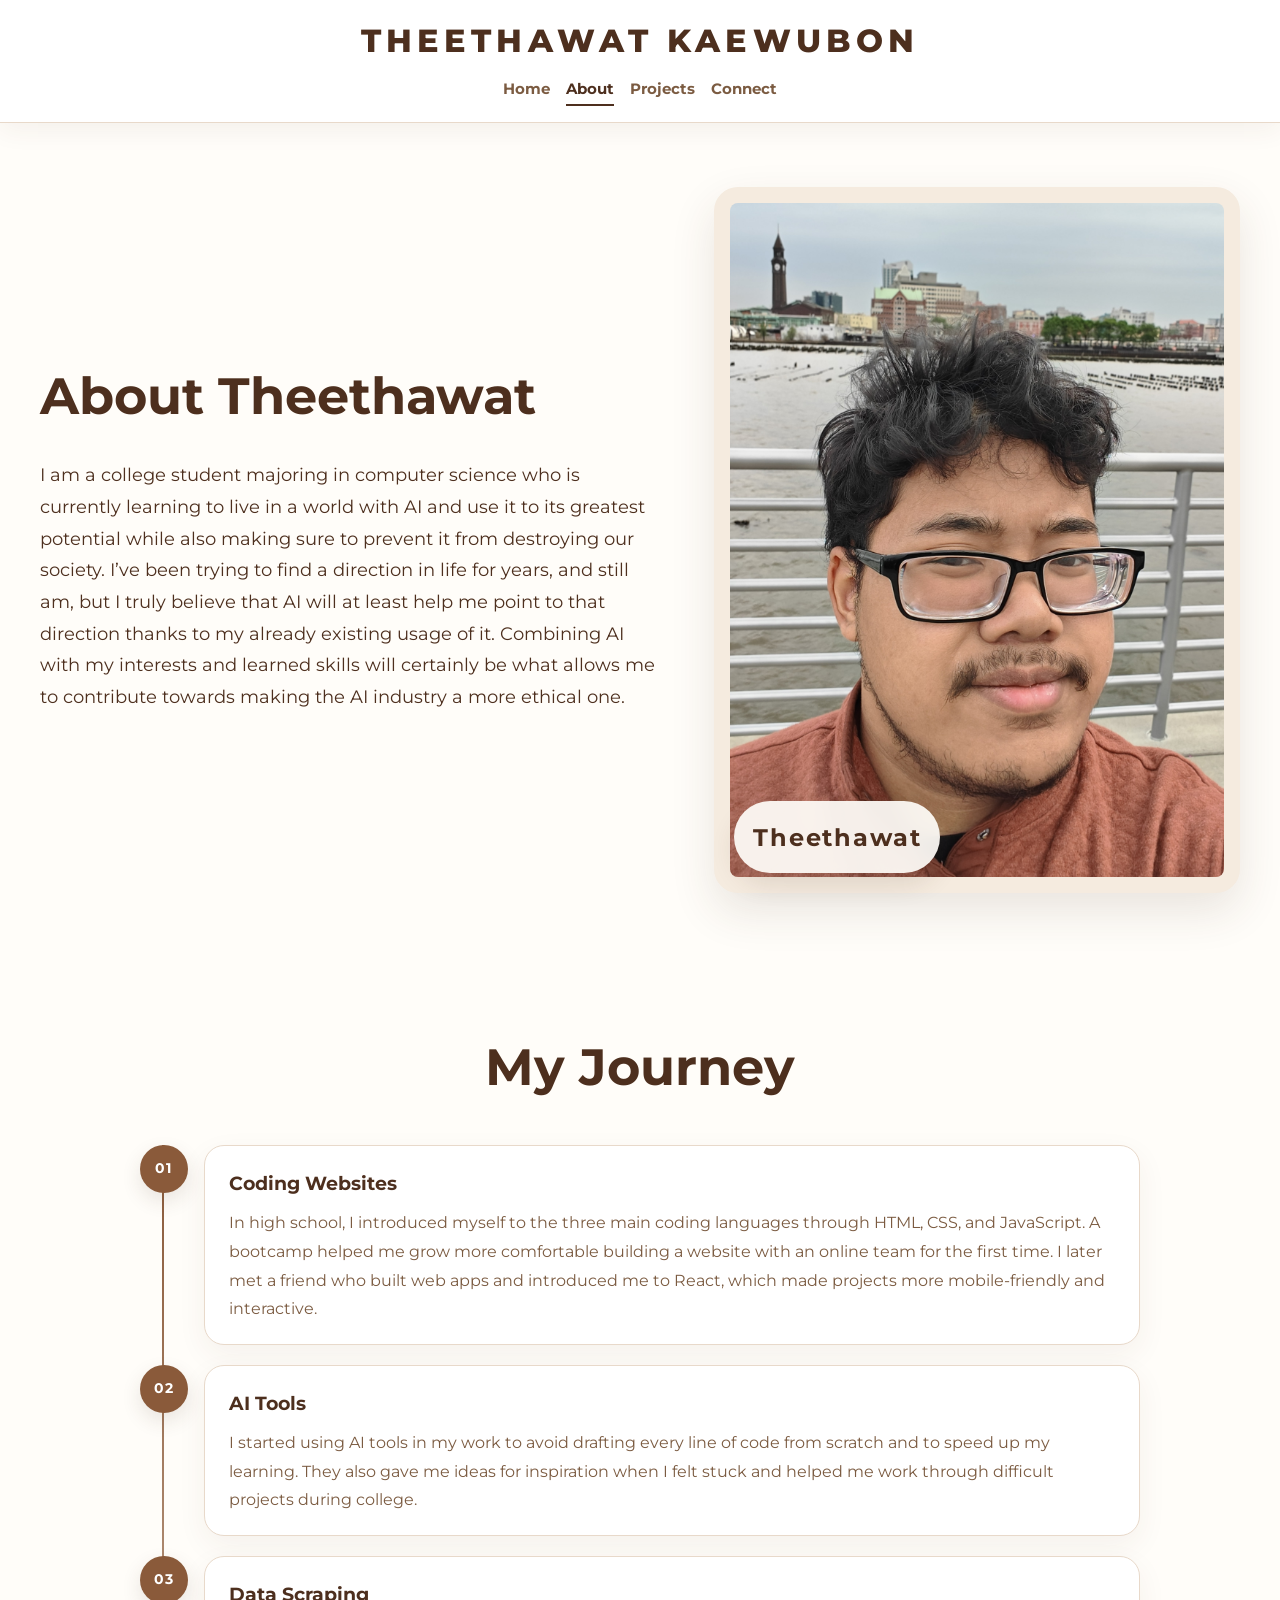
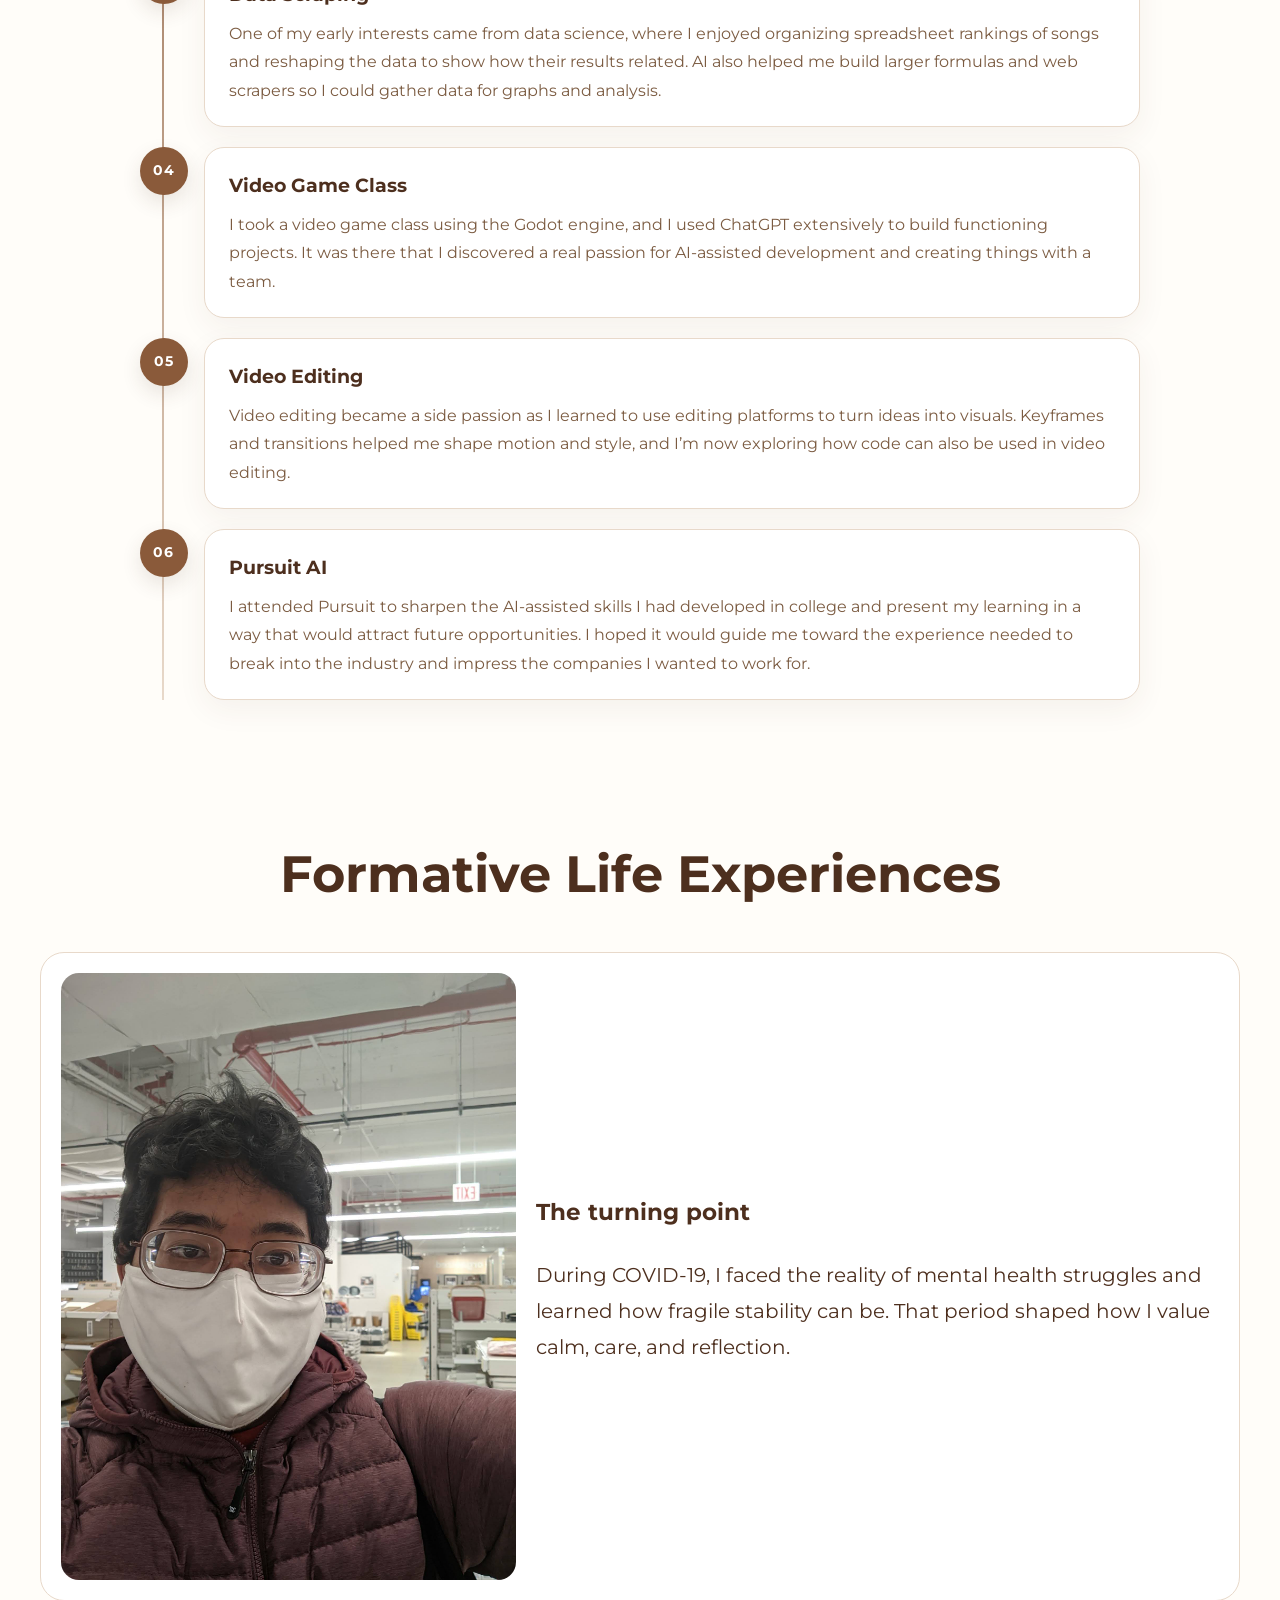
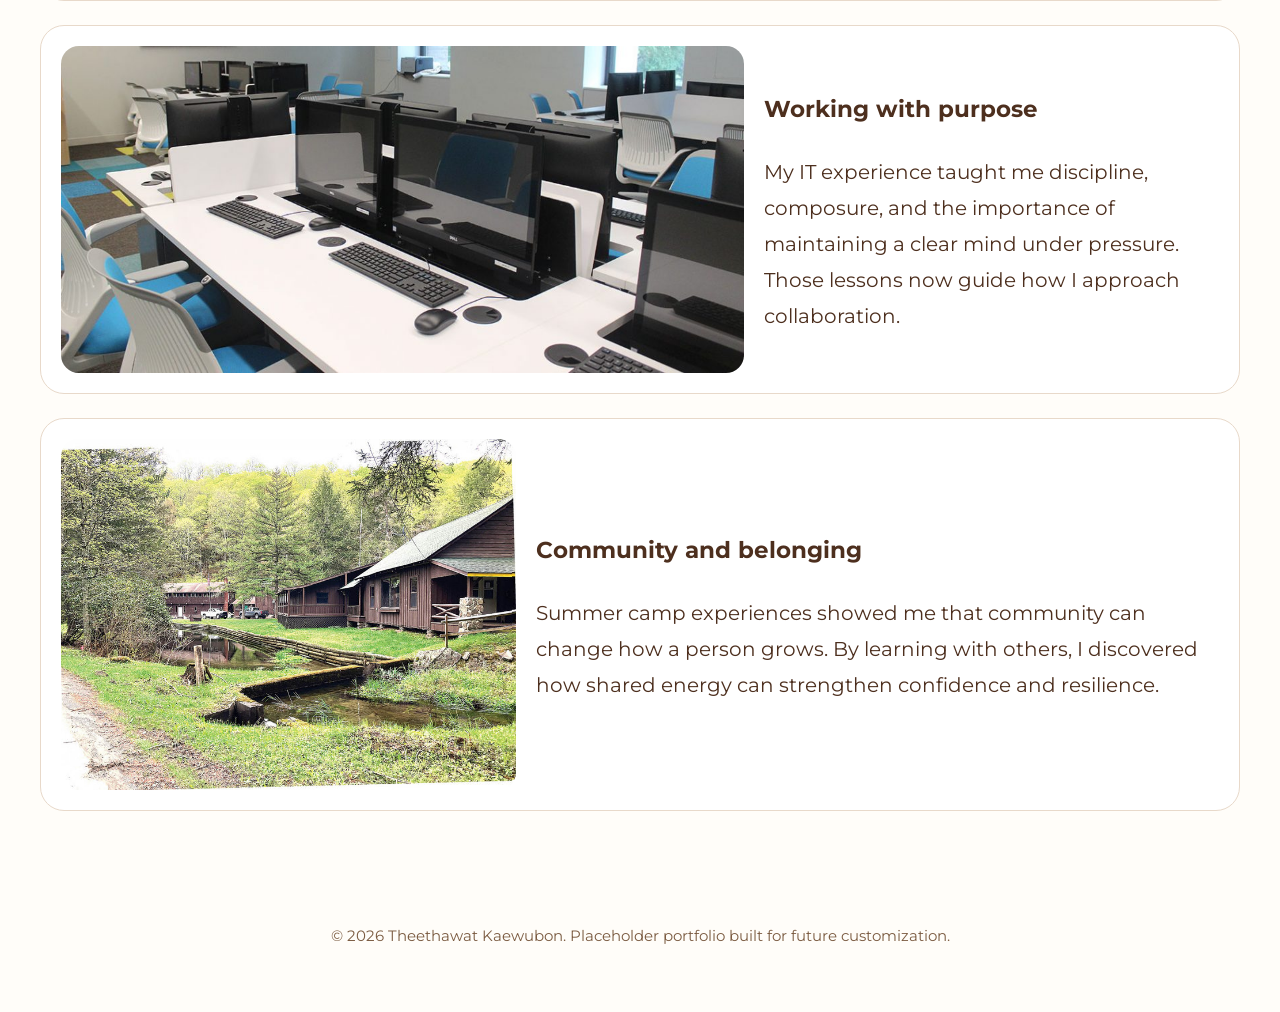
<file: portfolio/about.html>
<!DOCTYPE html>
<html lang="en">
  <head>
    <meta charset="UTF-8" />
    <meta name="viewport" content="width=device-width, initial-scale=1.0" />
    <title>About | Theethawat Kaewubon</title>
    <link rel="preconnect" href="https://fonts.googleapis.com" />
    <link rel="preconnect" href="https://fonts.gstatic.com" crossorigin />
    <link
      href="https://fonts.googleapis.com/css2?family=Montserrat:wght@400;500;600;700;800&display=swap"
      rel="stylesheet"
    />
    <link rel="stylesheet" href="css/style.css" />
  </head>
  <body>
    <header class="site-nav">
      <div class="nav-shell">
        <a href="index.html" class="site-title">THEETHAWAT KAEWUBON</a>
        <div class="nav-group">
          <a href="index.html" class="nav-link">Home</a>
          <a href="about.html" class="nav-link active">About</a>
          <a href="projects.html" class="nav-link">Projects</a>
          <a href="connect.html" class="nav-link">Connect</a>
        </div>
      </div>
    </header>

    <main>
      <section class="about-hero section">
        <div class="about-intro">
          <div class="about-copy">
            <h1>About Theethawat</h1>
            <p>I am a college student majoring in computer science who is currently learning to live in a world with AI and use it to its greatest potential while also making sure to prevent it from destroying our society. I’ve been trying to find a direction in life for years, and still am, but I truly believe that AI will at least help me point to that direction thanks to my already existing usage of it. Combining AI with my interests and learned skills will certainly be what allows me to contribute towards making the AI industry a more ethical one.</p>
          </div>
          <div class="about-visual">
            <img src="assets/images/About Me Picture.jpg" alt="About page picture of Theethawat" />
            <div class="about-name-badge">
              <h2>Theethawat</h2>
            </div>
          </div>
        </div>
      </section>

      <section class="timeline section">
        <div class="section-heading">
          <h2>My Journey</h2>
        </div>
        <div class="timeline-shell">
          <div class="timeline-line"></div>

          <article class="timeline-item">
            <div class="timeline-marker">01</div>
            <div class="timeline-card">
              <h3>Coding Websites</h3>
              <p>In high school, I introduced myself to the three main coding languages through HTML, CSS, and JavaScript. A bootcamp helped me grow more comfortable building a website with an online team for the first time. I later met a friend who built web apps and introduced me to React, which made projects more mobile-friendly and interactive.</p>
            </div>
          </article>

          <article class="timeline-item">
            <div class="timeline-marker">02</div>
            <div class="timeline-card">
              <h3>AI Tools</h3>
              <p>I started using AI tools in my work to avoid drafting every line of code from scratch and to speed up my learning. They also gave me ideas for inspiration when I felt stuck and helped me work through difficult projects during college.</p>
            </div>
          </article>

          <article class="timeline-item">
            <div class="timeline-marker">03</div>
            <div class="timeline-card">
              <h3>Data Scraping</h3>
              <p>One of my early interests came from data science, where I enjoyed organizing spreadsheet rankings of songs and reshaping the data to show how their results related. AI also helped me build larger formulas and web scrapers so I could gather data for graphs and analysis.</p>
            </div>
          </article>

          <article class="timeline-item">
            <div class="timeline-marker">04</div>
            <div class="timeline-card">
              <h3>Video Game Class</h3>
              <p>I took a video game class using the Godot engine, and I used ChatGPT extensively to build functioning projects. It was there that I discovered a real passion for AI-assisted development and creating things with a team.</p>
            </div>
          </article>

          <article class="timeline-item">
            <div class="timeline-marker">05</div>
            <div class="timeline-card">
              <h3>Video Editing</h3>
              <p>Video editing became a side passion as I learned to use editing platforms to turn ideas into visuals. Keyframes and transitions helped me shape motion and style, and I’m now exploring how code can also be used in video editing.</p>
            </div>
          </article>

          <article class="timeline-item">
            <div class="timeline-marker">06</div>
            <div class="timeline-card">
              <h3>Pursuit AI</h3>
              <p>I attended Pursuit to sharpen the AI-assisted skills I had developed in college and present my learning in a way that would attract future opportunities. I hoped it would guide me toward the experience needed to break into the industry and impress the companies I wanted to work for.</p>
            </div>
          </article>
        </div>
      </section>

      <section class="story section">
        <div class="section-heading">
          <h2>Formative Life Experiences</h2>
        </div>
        <div class="about-story-grid">
          <article class="about-card">
            <img src="assets/images/COVID.jpg" alt="Placeholder storytelling image" />
            <div>
              <h3>The turning point</h3>
              <p>During COVID-19, I faced the reality of mental health struggles and learned how fragile stability can be. That period shaped how I value calm, care, and reflection.</p>
            </div>
          </article>
          <article class="about-card reverse">
            <img src="assets/images/IT Picture.jpg" alt="Placeholder storytelling image" />
            <div>
              <h3>Working with purpose</h3>
              <p>My IT experience taught me discipline, composure, and the importance of maintaining a clear mind under pressure. Those lessons now guide how I approach collaboration.</p>
            </div>
          </article>
          <article class="about-card">
            <img src="assets/images/Summer Camp.jpg" alt="Placeholder storytelling image" />
            <div>
              <h3>Community and belonging</h3>
              <p>Summer camp experiences showed me that community can change how a person grows. By learning with others, I discovered how shared energy can strengthen confidence and resilience.</p>
            </div>
          </article>
        </div>
      </section>
    </main>

    <footer class="site-footer">
      <p>© 2026 Theethawat Kaewubon. Placeholder portfolio built for future customization.</p>
    </footer>
  </body>
</html>
</file>
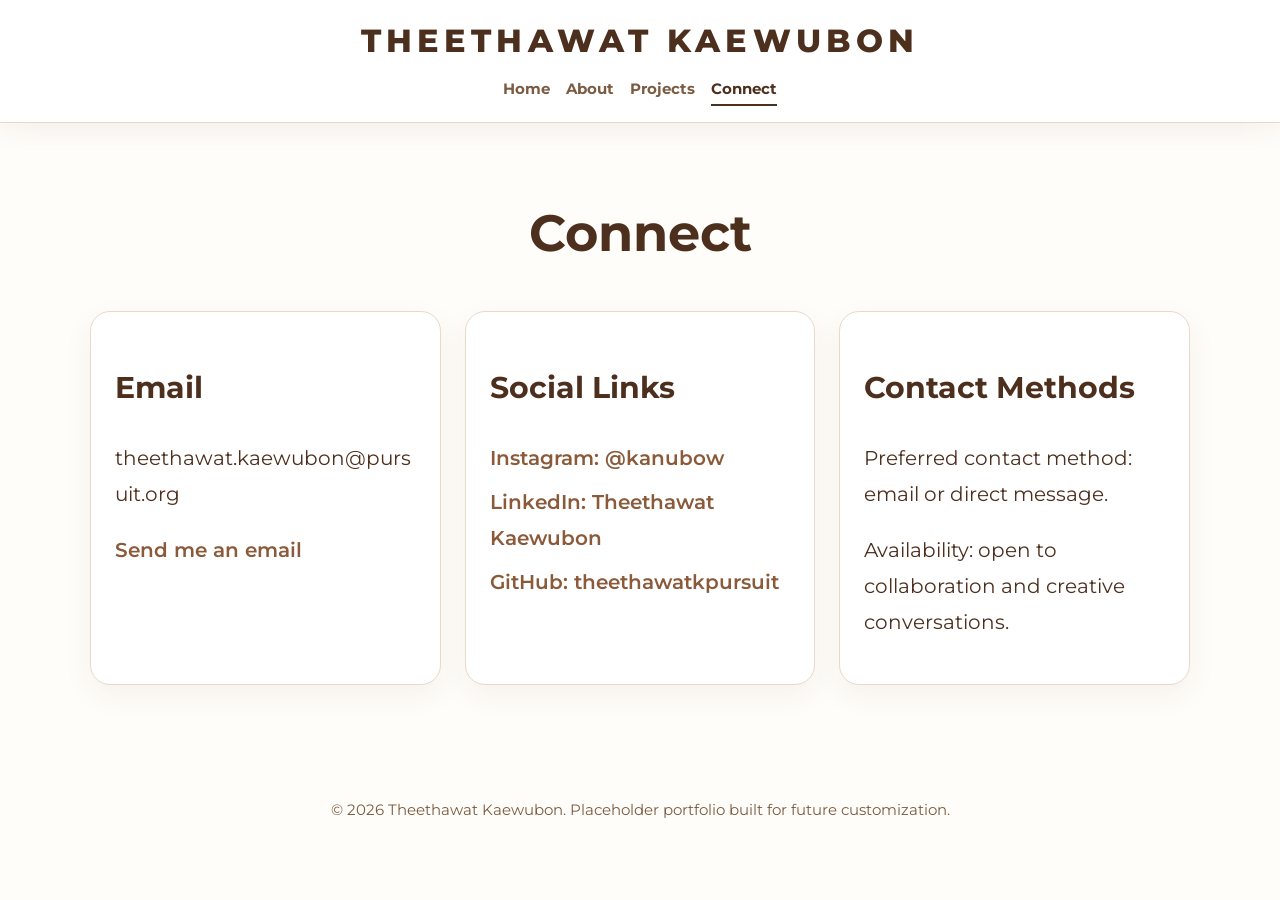
<file: portfolio/connect.html>
<!DOCTYPE html>
<html lang="en">
  <head>
    <meta charset="UTF-8" />
    <meta name="viewport" content="width=device-width, initial-scale=1.0" />
    <title>Connect | Theethawat Kaewubon</title>
    <link rel="preconnect" href="https://fonts.googleapis.com" />
    <link rel="preconnect" href="https://fonts.gstatic.com" crossorigin />
    <link
      href="https://fonts.googleapis.com/css2?family=Montserrat:wght@400;500;600;700;800&display=swap"
      rel="stylesheet"
    />
    <link rel="stylesheet" href="css/style.css" />
  </head>
  <body>
    <header class="site-nav">
      <div class="nav-shell">
        <a href="index.html" class="site-title">THEETHAWAT KAEWUBON</a>
        <div class="nav-group">
          <a href="index.html" class="nav-link">Home</a>
          <a href="about.html" class="nav-link">About</a>
          <a href="projects.html" class="nav-link">Projects</a>
          <a href="connect.html" class="nav-link active">Connect</a>
        </div>
      </div>
    </header>

    <main class="connect-page section">
      <div class="section-heading">
        <h1>Connect</h1>
      </div>
      <div class="connect-grid">
        <article class="connect-card">
          <h2>Email</h2>
          <p>theethawat.kaewubon@pursuit.org</p>
          <a href="mailto:theethawat.kaewubon@pursuit.org">Send me an email</a>
        </article>
        <article class="connect-card">
          <h2>Social Links</h2>
          <ul>
            <li><a href="https://www.instagram.com/kanubow/" target="_blank" rel="noopener noreferrer">Instagram: @kanubow</a></li>
            <li><a href="https://www.linkedin.com/in/theethawat-kaewubon-229440302/" target="_blank" rel="noopener noreferrer">LinkedIn: Theethawat Kaewubon</a></li>
            <li><a href="https://github.com/theethawatkpursuit" target="_blank" rel="noopener noreferrer">GitHub: theethawatkpursuit</a></li>
          </ul>
        </article>
        <article class="connect-card">
          <h2>Contact Methods</h2>
          <p>Preferred contact method: email or direct message.</p>
          <p>Availability: open to collaboration and creative conversations.</p>
        </article>
      </div>
    </main>

    <footer class="site-footer">
      <p>© 2026 Theethawat Kaewubon. Placeholder portfolio built for future customization.</p>
    </footer>
  </body>
</html>
</file>
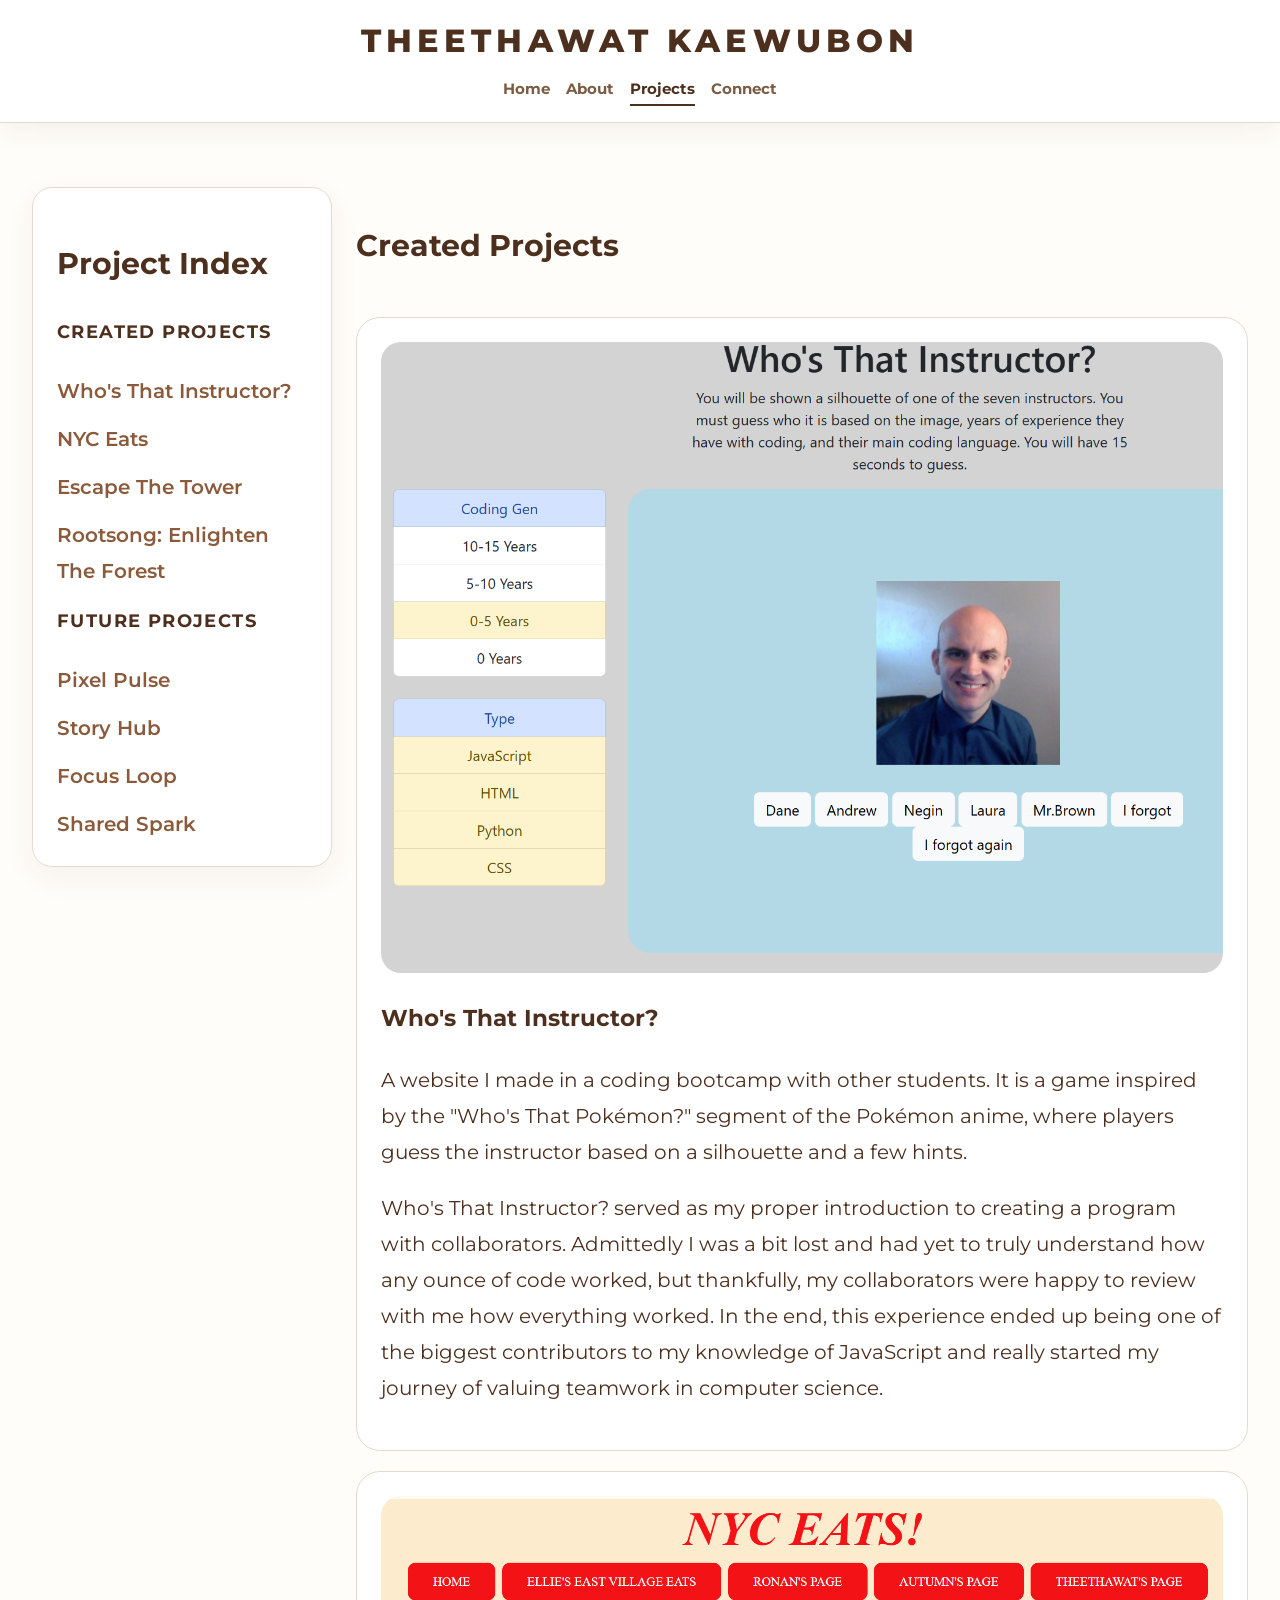
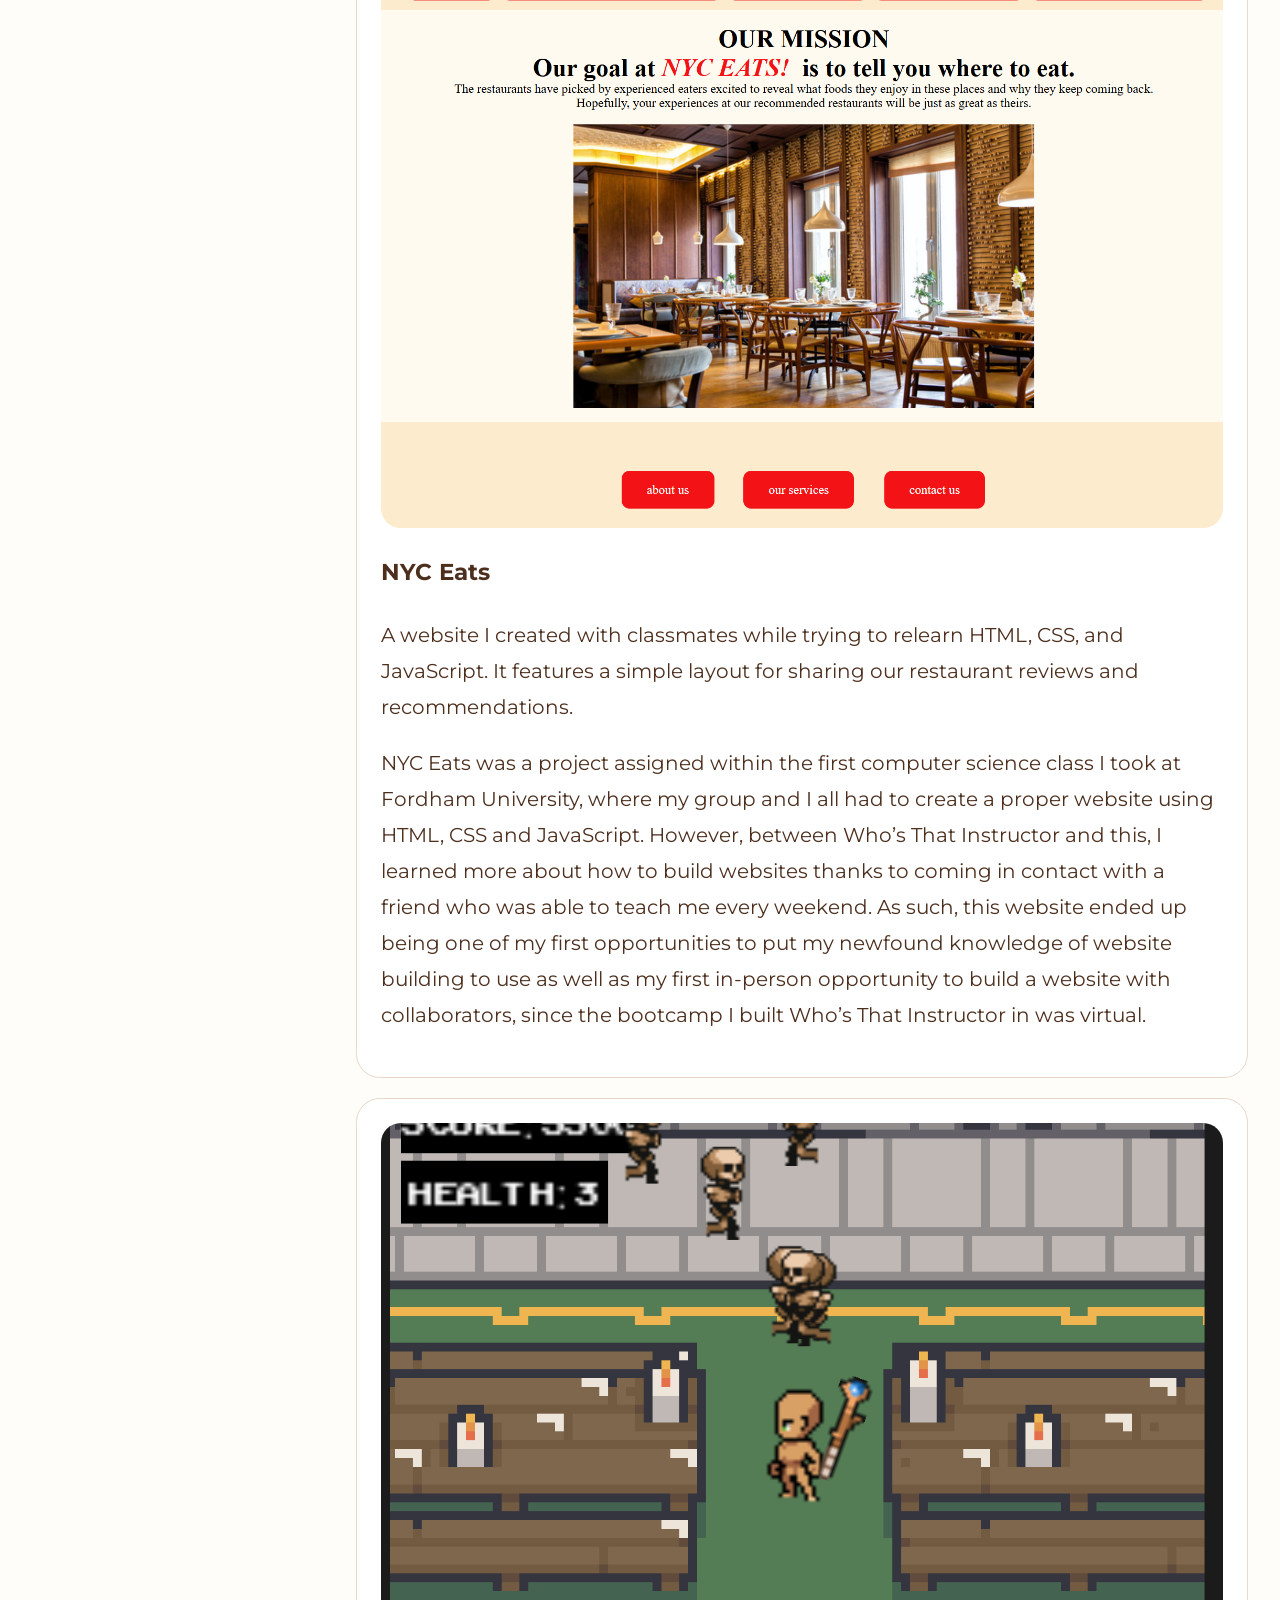
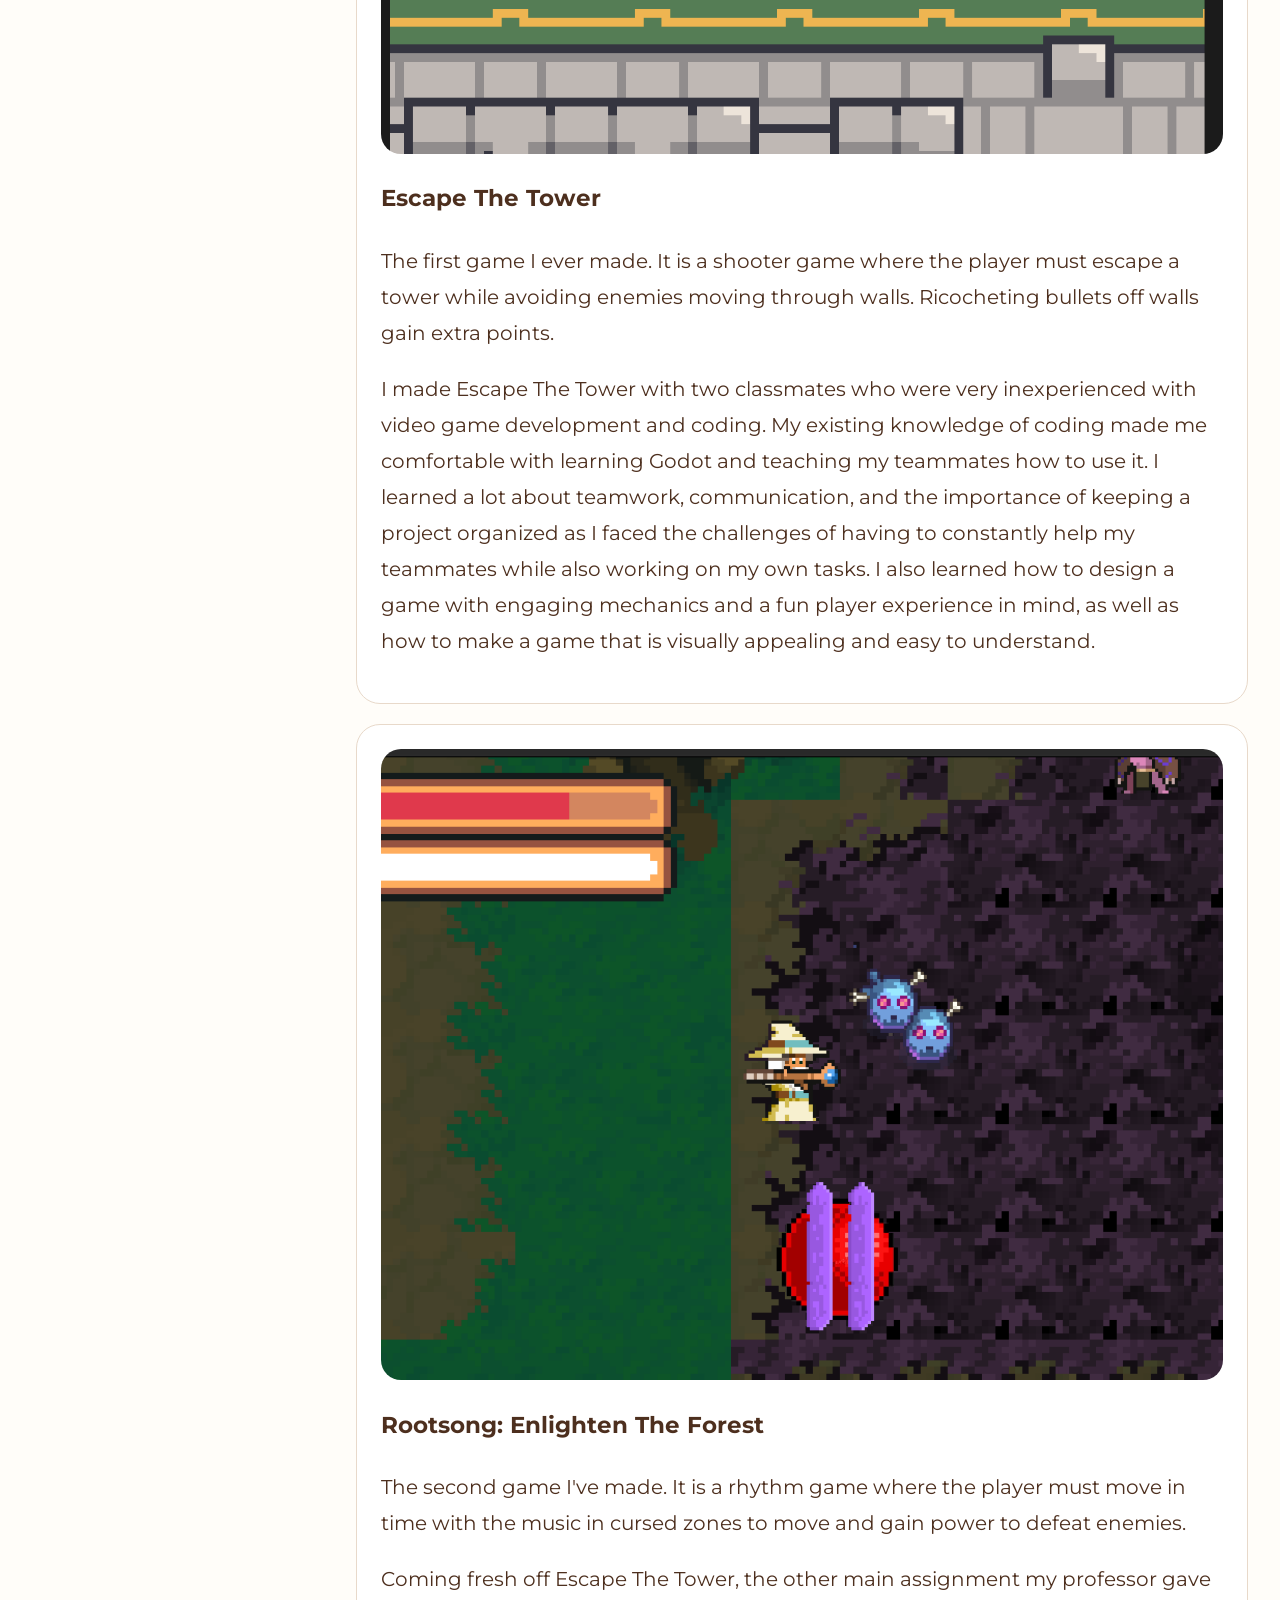
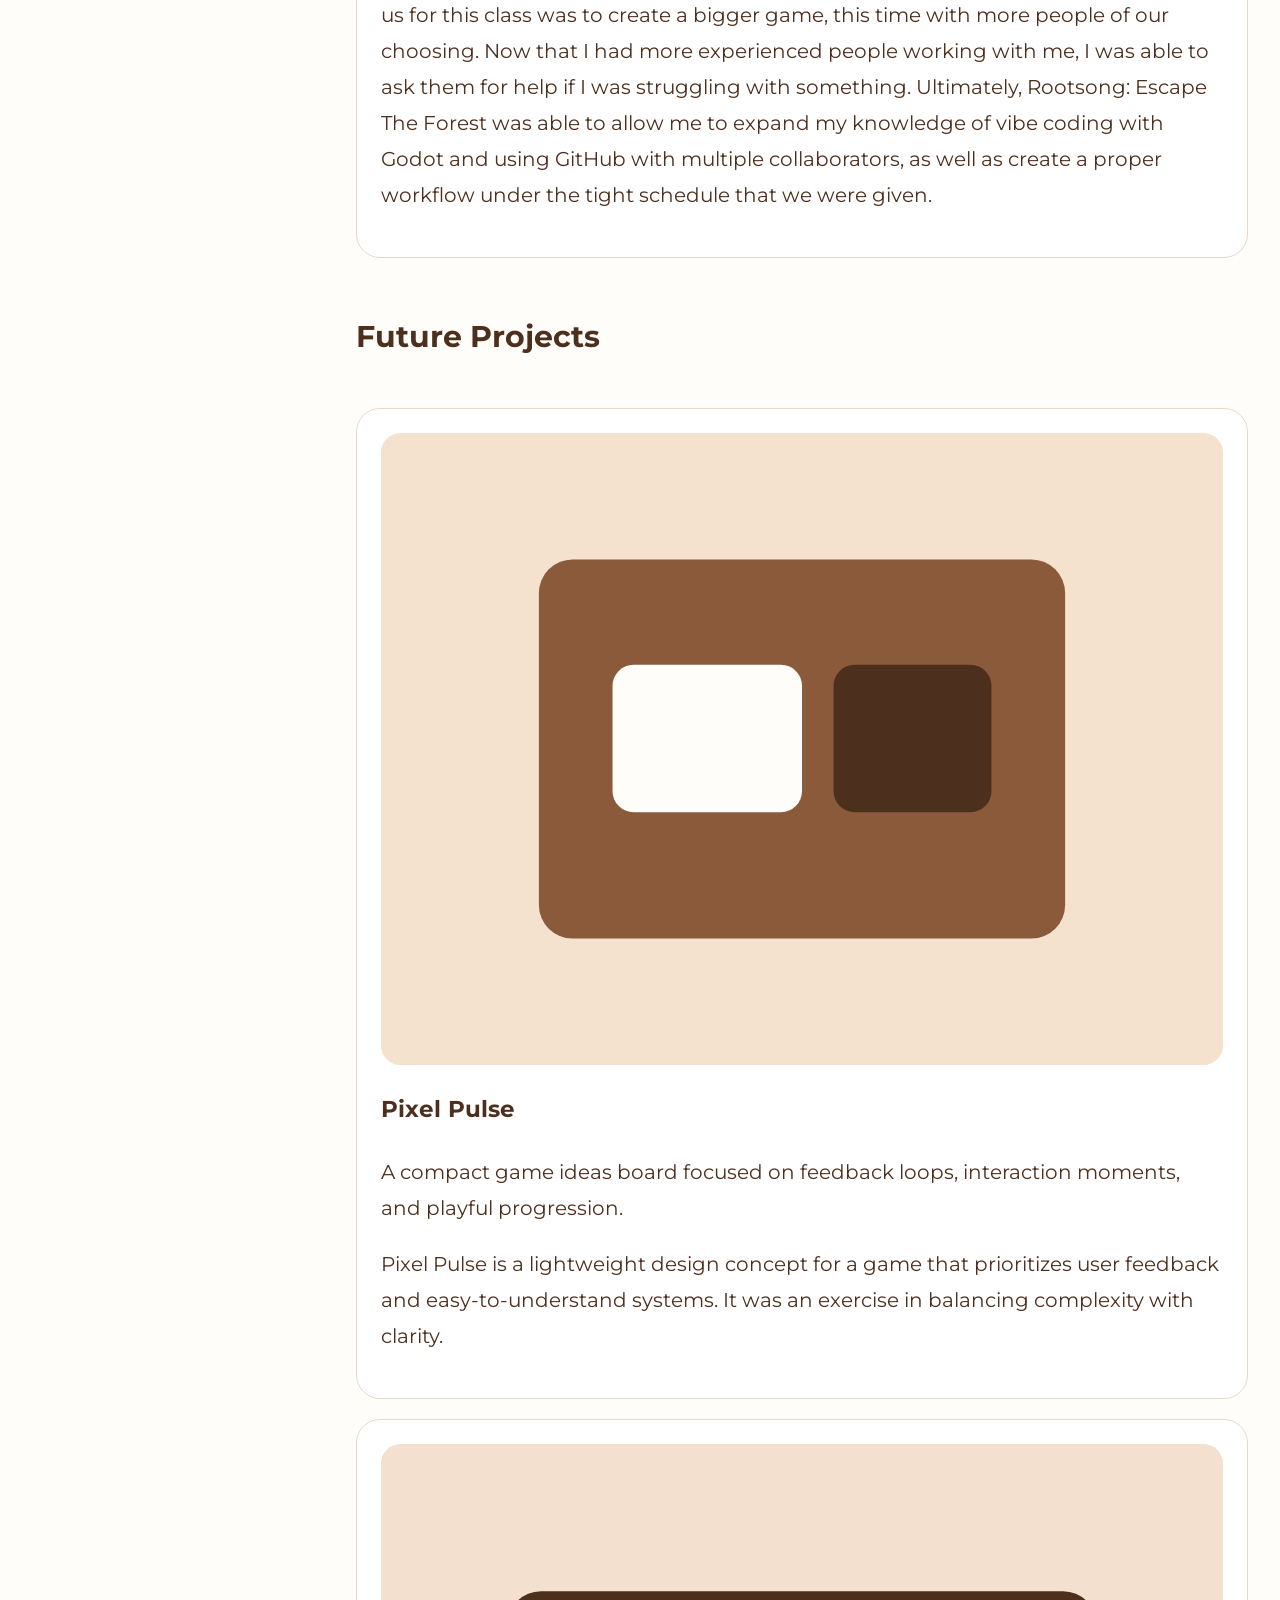
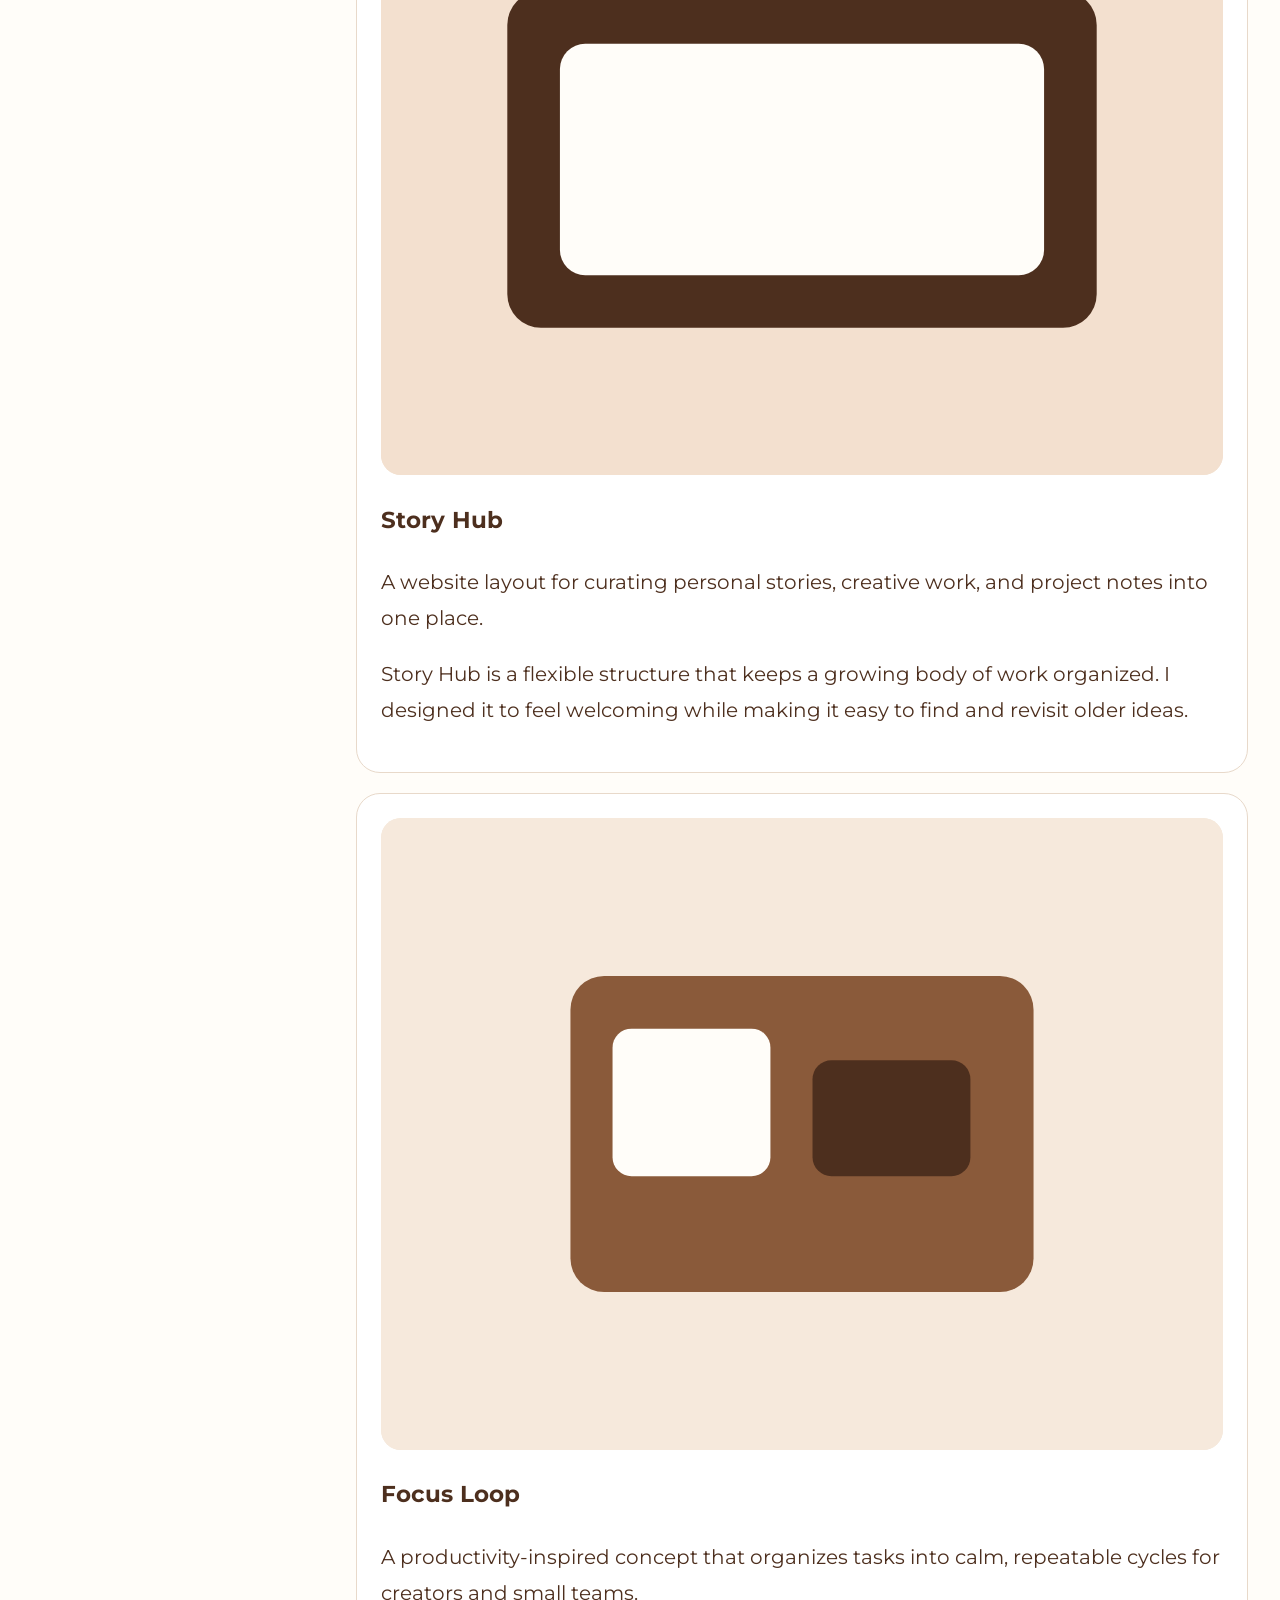
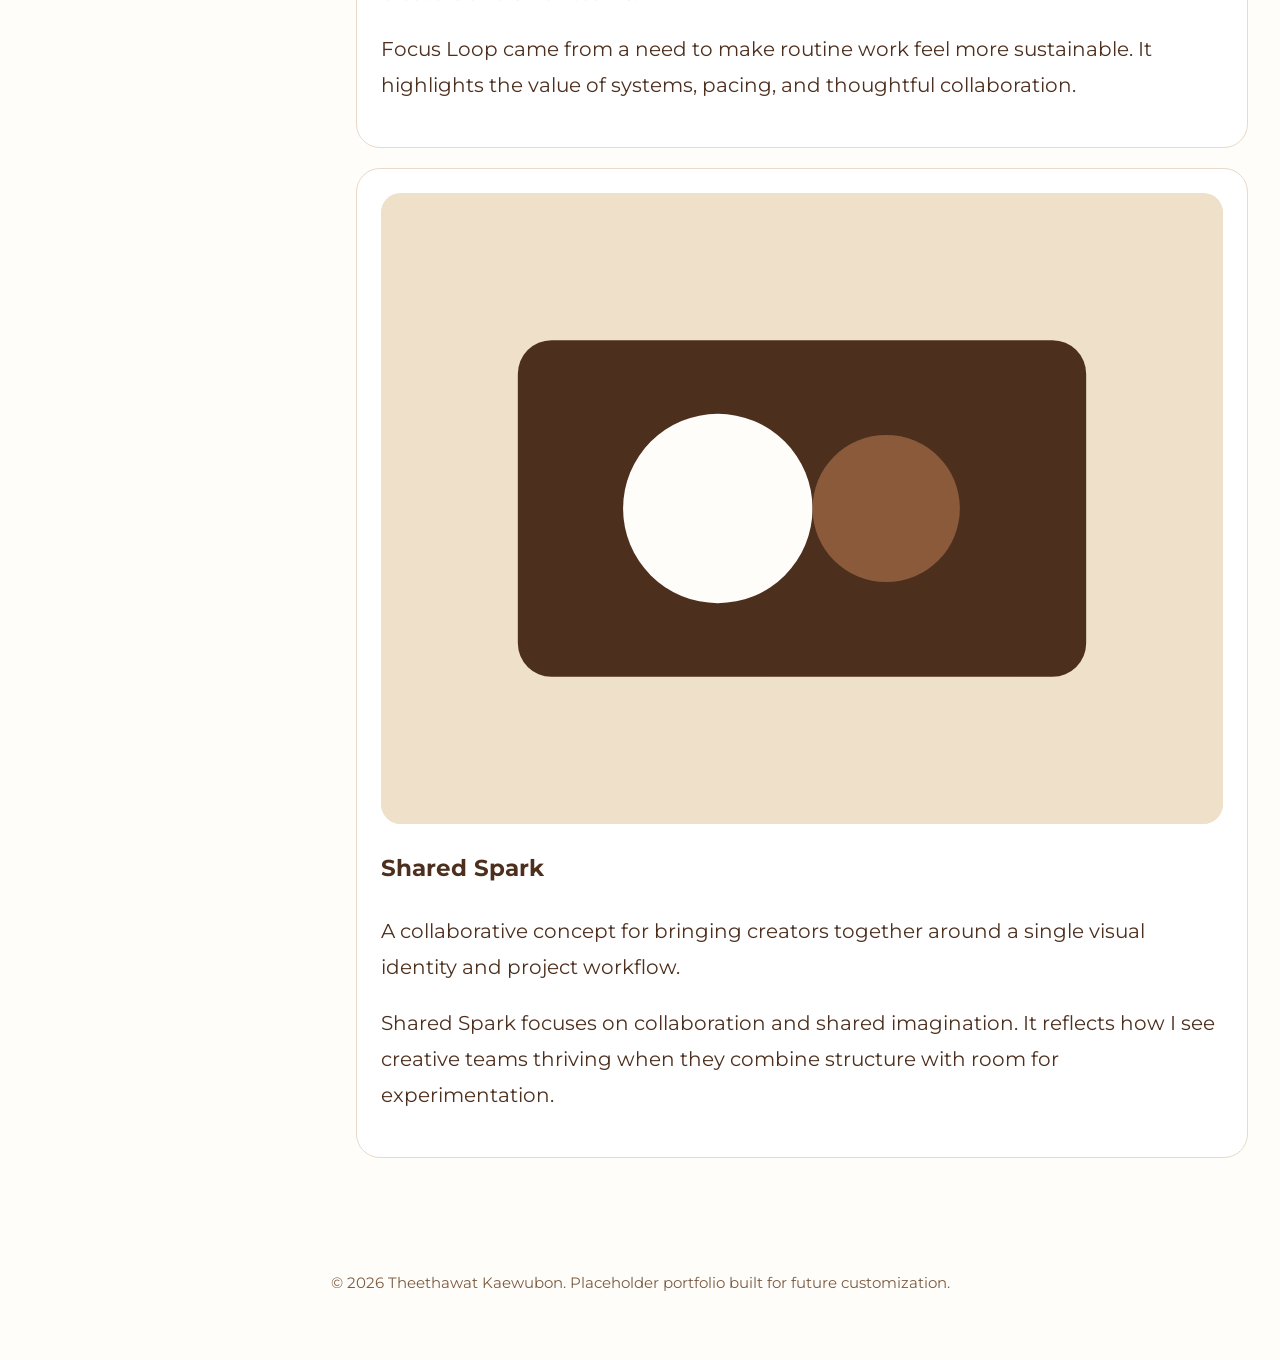
<file: portfolio/projects.html>
<!DOCTYPE html>
<html lang="en">
  <head>
    <meta charset="UTF-8" />
    <meta name="viewport" content="width=device-width, initial-scale=1.0" />
    <title>Projects | Theethawat Kaewubon</title>
    <link rel="preconnect" href="https://fonts.googleapis.com" />
    <link rel="preconnect" href="https://fonts.gstatic.com" crossorigin />
    <link
      href="https://fonts.googleapis.com/css2?family=Montserrat:wght@400;500;600;700;800&display=swap"
      rel="stylesheet"
    />
    <link rel="stylesheet" href="css/style.css" />
  </head>
  <body>
    <header class="site-nav">
      <div class="nav-shell">
        <a href="index.html" class="site-title">THEETHAWAT KAEWUBON</a>
        <div class="nav-group">
          <a href="index.html" class="nav-link">Home</a>
          <a href="about.html" class="nav-link">About</a>
          <a href="projects.html" class="nav-link active">Projects</a>
          <a href="connect.html" class="nav-link">Connect</a>
        </div>
      </div>
    </header>

    <main class="projects-page section">
      <button class="project-index-toggle" type="button" aria-controls="project-index" aria-expanded="false">
        <span aria-hidden="true">☰</span> Project Index
      </button>
      <div class="projects-layout">
        <aside class="toc-card" id="project-index" aria-label="Project index">
          <h2>Project Index</h2>
          <div id="project-toc"></div>
        </aside>
        <div id="project-details" class="project-details"></div>
      </div>
    </main>

    <footer class="site-footer">
      <p>© 2026 Theethawat Kaewubon. Placeholder portfolio built for future customization.</p>
    </footer>

    <script src="js/script.js"></script>
  </body>
</html>
</file>
<file: portfolio/css/style.css>
:root {
  --bg: #fffdf9;
  --text: #4d2f1e;
  --accent: #8a5a3a;
  --muted: #7b5b41;
  --border: #e8d9ca;
}

* {
  box-sizing: border-box;
}

body {
  margin: 0;
  font-family: 'Montserrat', sans-serif;
  background: var(--bg);
  color: var(--text);
  line-height: 1.8;
  font-size: 20px;
  overflow-x: hidden;
}

a {
  color: inherit;
  text-decoration: none;
}

img {
  max-width: 100%;
  display: block;
}

.section {
  padding: 4rem 2rem;
}

.site-nav {
  min-height: 120px;
  background: #fff;
  display: flex;
  align-items: center;
  justify-content: center;
  border-bottom: 1px solid var(--border);
  position: sticky;
  top: 0;
  z-index: 1000;
  box-shadow: 0 8px 24px rgba(77, 47, 30, 0.06);
}

.nav-shell {
  width: min(1200px, 100%);
  display: flex;
  flex-direction: column;
  align-items: center;
  justify-content: center;
  gap: 0.35rem;
  padding: 0.75rem 1.75rem 1rem;
}

.nav-group {
  display: flex;
  gap: 1rem;
  align-items: center;
  justify-content: center;
  flex-wrap: wrap;
  width: 100%;
}

.site-title {
  font-size: clamp(0.85rem, 4.2vw, 2rem);
  font-weight: 800;
  letter-spacing: 0.16em;
  text-align: center;
  white-space: nowrap;
  color: var(--text);
  pointer-events: none;
}

.nav-link {
  font-size: 0.95rem;
  font-weight: 700;
  color: var(--muted);
  position: relative;
  padding-bottom: 0.2rem;
}

.nav-link.active,
.nav-link:hover {
  color: var(--text);
}

.nav-link::after {
  content: '';
  position: absolute;
  left: 0;
  bottom: 0;
  width: 100%;
  height: 2px;
  background: currentColor;
  transform: scaleX(0);
  transform-origin: left;
  transition: transform 0.2s ease;
}

.nav-link:hover::after,
.nav-link.active::after {
  transform: scaleX(1);
}

.hero {
  min-height: 90vh;
  display: flex;
  align-items: center;
  justify-content: center;
  position: relative;
  background:
    linear-gradient(120deg, rgba(77, 47, 30, 0.72), rgba(77, 47, 30, 0.28)),
    url('../assets/images/background.jpg') center/cover no-repeat;
}

.hero-copy {
  width: min(1000px, 100%);
  display: grid;
  grid-template-columns: 1fr 1.2fr;
  align-items: center;
  gap: 2rem;
  position: relative;
  z-index: 1;
  opacity: 0;
  transform: translateY(24px);
  animation: heroFadeIn 0.9s ease forwards;
}

.hero-copy img {
  border-radius: 24px;
  background: #f5ebdf;
  padding: 1rem;
  min-height: 320px;
  object-fit: cover;
  animation: heroFadeIn 0.9s ease 0.1s forwards;
  opacity: 0;
}

.hero-copy h1 {
  font-size: clamp(3.2rem, 6.2vw, 7.4rem);
  line-height: 1.1;
  color: #fff;
  background: var(--text);
  padding: 1.5rem 2rem;
  border-radius: 24px;
  margin: 0;
}

.hero-text-block {
  display: flex;
  flex-direction: column;
  gap: 1rem;
  animation: heroFadeIn 0.9s ease 0.2s forwards;
  opacity: 0;
}

.hero-pills {
  display: flex;
  gap: 1rem;
  flex-wrap: wrap;
}

.hero-name-pill {
  display: inline-block;
  width: fit-content;
  padding: 0.6rem 1rem;
  border-radius: 999px;
  background: #fff;
  color: var(--text);
  border: 1px solid var(--border);
  box-shadow: 0 8px 20px rgba(77, 47, 30, 0.08);
  font-size: 1rem;
  font-weight: 700;
  letter-spacing: 0.08em;
  text-transform: lowercase;
  animation: heroFadeIn 0.9s ease 0.3s forwards;
  opacity: 0;
}

.hero-descriptor-pill {
  display: inline-block;
  width: fit-content;
  padding: 0.6rem 1rem;
  border-radius: 999px;
  background: #fff;
  color: var(--text);
  border: 1px solid var(--border);
  box-shadow: 0 8px 20px rgba(77, 47, 30, 0.08);
  font-size: 1rem;
  font-weight: 700;
  letter-spacing: 0.08em;
  animation: heroFadeIn 0.9s ease 0.4s forwards;
  opacity: 0;
}

@keyframes heroFadeIn {
  from {
    opacity: 0;
    transform: translateY(24px);
  }
  to {
    opacity: 1;
    transform: translateY(0);
  }
}

.scroll-quote {
  min-height: 60vh;
  background: linear-gradient(135deg, var(--accent), var(--text));
  display: flex;
  align-items: center;
  justify-content: center;
  padding: 3rem 2rem;
}

.fade-quote {
  max-width: 900px;
  color: #fff;
  font-size: clamp(1.2rem, 2.3vw, 1.8rem);
  text-align: center;
  opacity: 0;
  transform: translateY(32px);
  transition: all 0.8s ease;
}

.fade-quote.visible {
  opacity: 1;
  transform: translateY(0);
}

.section-heading {
  text-align: center;
  margin-bottom: 2rem;
}

.section-heading h2,
.about-intro h1,
.connect-page h1 {
  font-size: clamp(2.2rem, 4vw, 3.8rem);
  color: var(--text);
  margin: 0;
}

.timeline-shell {
  position: relative;
  max-width: 1000px;
  margin: 0 auto;
  display: grid;
  gap: 1.25rem;
}

.timeline-line {
  position: absolute;
  left: 1.35rem;
  top: 0;
  bottom: 0;
  width: 2px;
  background: linear-gradient(180deg, var(--accent), var(--border));
}

.timeline-item {
  position: relative;
  display: grid;
  grid-template-columns: 3rem 1fr;
  gap: 1rem;
  align-items: start;
}

.timeline-marker {
  width: 3rem;
  height: 3rem;
  border-radius: 999px;
  display: grid;
  place-items: center;
  background: var(--accent);
  color: #fff;
  font-size: 0.9rem;
  font-weight: 700;
  letter-spacing: 0.08em;
  box-shadow: 0 8px 20px rgba(77, 47, 30, 0.12);
}

.timeline-card {
  background: #fff;
  border: 1px solid var(--border);
  border-radius: 20px;
  padding: 1.25rem 1.5rem;
  box-shadow: 0 10px 30px rgba(77, 47, 30, 0.06);
}

.timeline-card h3 {
  margin: 0 0 0.5rem;
  font-size: 1.2rem;
  color: var(--text);
}

.timeline-card p {
  margin: 0;
  color: var(--muted);
  font-size: 1rem;
}

.story-grid {
  display: grid;
  grid-template-columns: repeat(3, minmax(220px, 1fr));
  gap: 1.5rem;
  max-width: 1200px;
  margin: 0 auto;
}

.story-card,
.connect-card,
.toc-card {
  background: #fff;
  border: 1px solid var(--border);
  border-radius: 20px;
  padding: 1.5rem;
  box-shadow: 0 10px 30px rgba(77, 47, 30, 0.06);
}

.toc-card {
  position: sticky;
  top: 7rem;
  align-self: start;
}

.project-index-toggle {
  display: none;
  align-items: center;
  gap: 0.55rem;
  margin: 0 auto 1rem;
  padding: 0.7rem 1rem;
  border: 1px solid var(--border);
  border-radius: 999px;
  background: #fff;
  box-shadow: 0 8px 20px rgba(77, 47, 30, 0.08);
  color: var(--text);
  font: inherit;
  font-size: 0.9rem;
  font-weight: 700;
  letter-spacing: 0.05em;
  text-transform: uppercase;
  cursor: pointer;
  white-space: nowrap; /* Add this line */
}

.project-index-toggle:hover,
.project-index-toggle:focus-visible {
  background: var(--text);
  border-color: var(--text);
  color: #fff;
}

.card-number {
  display: inline-block;
  font-size: 3rem;
  font-weight: 800;
  color: var(--accent);
  margin-bottom: 0rem;
}

.project-preview-grid {
  display: grid;
  gap: 1.5rem;
  max-width: 1200px;
  margin: 0 auto;
}

.preview-group {
  background: #fff;
  border: 1px solid var(--border);
  border-radius: 24px;
  padding: 1.5rem;
  box-shadow: 0 10px 30px rgba(77, 47, 30, 0.06);
}

.preview-group-title,
.project-index-heading {
  margin: 0 0 1rem;
  font-size: 1.1rem;
  color: var(--text);
  letter-spacing: 0.08em;
  text-transform: uppercase;
}

.preview-group-grid {
  display: grid;
  grid-template-columns: repeat(2, minmax(180px, 1fr));
  gap: 1.25rem;
}

.project-card {
  display: grid;
  grid-template-rows: auto 220px;
  border-radius: 24px;
  overflow: hidden;
  min-height: 300px;
  border: 1px solid var(--border);
  background: #fff;
}

.project-card .card-image-wrap {
  height: 220px;
  width: 100%;
  overflow: hidden;
  background: #f5ebdf;
}

.project-card .card-title {
  padding: 0.8rem 1rem;
  font-size: 1rem;
  font-weight: 700;
  color: var(--text);
  min-height: 56px;
  flex-shrink: 0;
}

.project-card .project-image {
  width: 100%;
  height: 220px;
  object-fit: cover;
  object-position: center;
  background: #f5ebdf;
  display: block;
  flex-shrink: 0;
}

.skills-scroll {
  max-width: 1200px;
  margin: 0 auto;
  display: flex;
  gap: 1rem;
  overflow-x: auto;
  padding-bottom: 1rem;
}

.skills-scroll span {
  white-space: nowrap;
  padding: 0.8rem 1rem;
  border-radius: 999px;
  background: var(--text);
  color: #fff;
}

.about-intro {
  display: grid;
  grid-template-columns: 1.1fr 0.9fr;
  gap: 2rem;
  align-items: center;
  max-width: 1200px;
  margin: 0 auto;
}

.about-copy {
  max-width: 620px;
}

.about-visual {
  position: relative;
}

.about-visual img {
  border-radius: 24px;
  background: #f5ebdf;
  padding: 1rem;
  min-height: 320px;
  object-fit: cover;
  box-shadow: 0 18px 45px rgba(77, 47, 30, 0.12);
}

.about-name-badge {
  position: absolute;
  left: 1.25rem;
  bottom: 1.25rem;
  background: rgba(255, 253, 249, 0.92);
  backdrop-filter: blur(8px);
  padding: 0.9rem 1.15rem;
  border-radius: 999px;
  box-shadow: 0 12px 24px rgba(77, 47, 30, 0.12);
}

.about-name-badge h2 {
  margin: 0;
  font-size: clamp(1.1rem, 2vw, 1.5rem);
  letter-spacing: 0.08em;
  color: var(--text);
}

.about-intro p {
  max-width: 700px;
  font-size: 1.1rem;
  line-height: 1.8;
}

.about-story-grid {
  display: grid;
  gap: 1.5rem;
  max-width: 1200px;
  margin: 0 auto;
}

.about-card {
  display: grid;
  grid-template-columns: 0.8fr 1.2fr;
  gap: 1.25rem;
  align-items: center;
  background: #fff;
  border: 1px solid var(--border);
  border-radius: 24px;
  padding: 1.25rem;
}

.about-card.reverse {
  grid-template-columns: 1.2fr 0.8fr;
}

.about-card img {
  border-radius: 18px;
  background: #f5ebdf;
  min-height: 240px;
  object-fit: cover;
}

.projects-layout {
  display: grid;
  grid-template-columns: minmax(260px, 300px) 1fr;
  gap: 1.5rem;
  max-width: 1300px;
  margin: 0 auto;
}

#project-toc {
  display: grid;
  gap: 1rem;
}

.project-index-group {
  display: grid;
  gap: 0.6rem;
}

.project-index-list {
  display: grid;
  gap: 0.75rem;
}

.project-link {
  font-weight: 600;
  color: var(--accent);
}

.project-index-backdrop {
  display: none;
}

body.project-index-open {
  overflow: hidden;
}
.project-details {
  display: grid;
  gap: 1.25rem;
}

.project-detail-card {
  background: #fff;
  border: 1px solid var(--border);
  border-radius: 24px;
  padding: 1.5rem;
}

.project-detail-card .project-image {
  width: 100%;
  aspect-ratio: 4 / 3;
  height: auto;
  object-fit: cover;
  object-position: center;
  border-radius: 20px;
  margin-bottom: 1rem;
  background: #f5ebdf;
  display: block;
}

.connect-grid {
  display: grid;
  grid-template-columns: repeat(3, minmax(220px, 1fr));
  gap: 1.5rem;
  max-width: 1100px;
  margin: 0 auto;
}

.connect-card {
  overflow-wrap: anywhere;
  word-break: break-word;
}

.connect-card a {
  position: relative;
  display: inline;
  color: var(--accent);
  font-weight: 600;
  transition: color 0.2s ease;
  text-decoration: none;
}

.connect-card a::before {
  content: '';
  position: absolute;
  left: 50%;
  bottom: 0;
  width: 0;
  height: 2px;
  background: currentColor;
  transform: translateX(-50%);
  transition: width 0.25s ease;
  pointer-events: none;
}

.connect-card a:hover,
.connect-card a:focus-visible {
  color: var(--text);
}

.connect-card a:hover::before,
.connect-card a:focus-visible::before {
  width: 100%;
}

.connect-card ul {
  list-style: none;
  padding-left: 0;
}

.connect-card li {
  margin-bottom: 0.5rem;
}

.connect-card li a {
  display: inline;
  line-height: 1.6;
}

.site-footer {
  text-align: center;
  padding: 2rem 1rem 3rem;
  color: var(--muted);
  font-size: 0.95rem;
}

@media (max-width: 900px) {
  .project-index-toggle {
    position: fixed;
    top: 8.25rem;
    left: 50%;
    z-index: 1100;
    display: inline-flex;
    margin: 0;
    transform: translateX(-50%);
  }

  .hero-copy,
  .about-intro,
  .about-card,
  .about-card.reverse,
  .projects-layout,
  .connect-grid,
  .story-grid {
    grid-template-columns: 1fr;
  }


  .toc-card {
    position: fixed;
    top: 0;
    left: 0;
    z-index: 1200;
    width: min(84vw, 340px);
    height: 100vh;
    overflow-y: auto;
    border-radius: 0 20px 20px 0;
    transform: translateX(-105%);
    transition: transform 0.22s ease;
  }

  .toc-card.is-open {
    transform: translateX(0);
  }

  .project-index-backdrop {
    position: fixed;
    inset: 0;
    z-index: 1190;
    display: block;
    background: rgba(77, 47, 30, 0.32);
    opacity: 0;
    pointer-events: none;
    transition: opacity 0.22s ease;
  }

  .project-index-backdrop.is-visible {
    opacity: 1;
    pointer-events: auto;
  }
  .preview-group-grid {
    grid-template-columns: repeat(2, minmax(180px, 1fr));
  }
}

@media (max-width: 600px) {
  .section {
    padding: 3rem 1rem;
  }

  .preview-group-grid {
    grid-template-columns: 1fr;
  }

  .hero-copy,
  .hero-text-block {
    min-width: 0;
  }

  .hero-copy h1 {
    font-size: clamp(2rem, 10vw, 3.2rem);
    padding: 1rem 1.25rem;
    overflow-wrap: anywhere;
  }

  .hero-pills {
    gap: 0.75rem;
  }

  .hero-name-pill,
  .hero-descriptor-pill {
    width: 100%;
    max-width: 100%;
    padding: 0.55rem 0.8rem;
    font-size: clamp(0.75rem, 4vw, 1rem);
    line-height: 1.4;
    text-align: center;
  }

  .hero-name-pill {
    letter-spacing: 0.04em;
  }
}

@media (max-width: 380px) {
  .hero-copy h1 {
    font-size: 1.85rem;
  }
}
</file>
